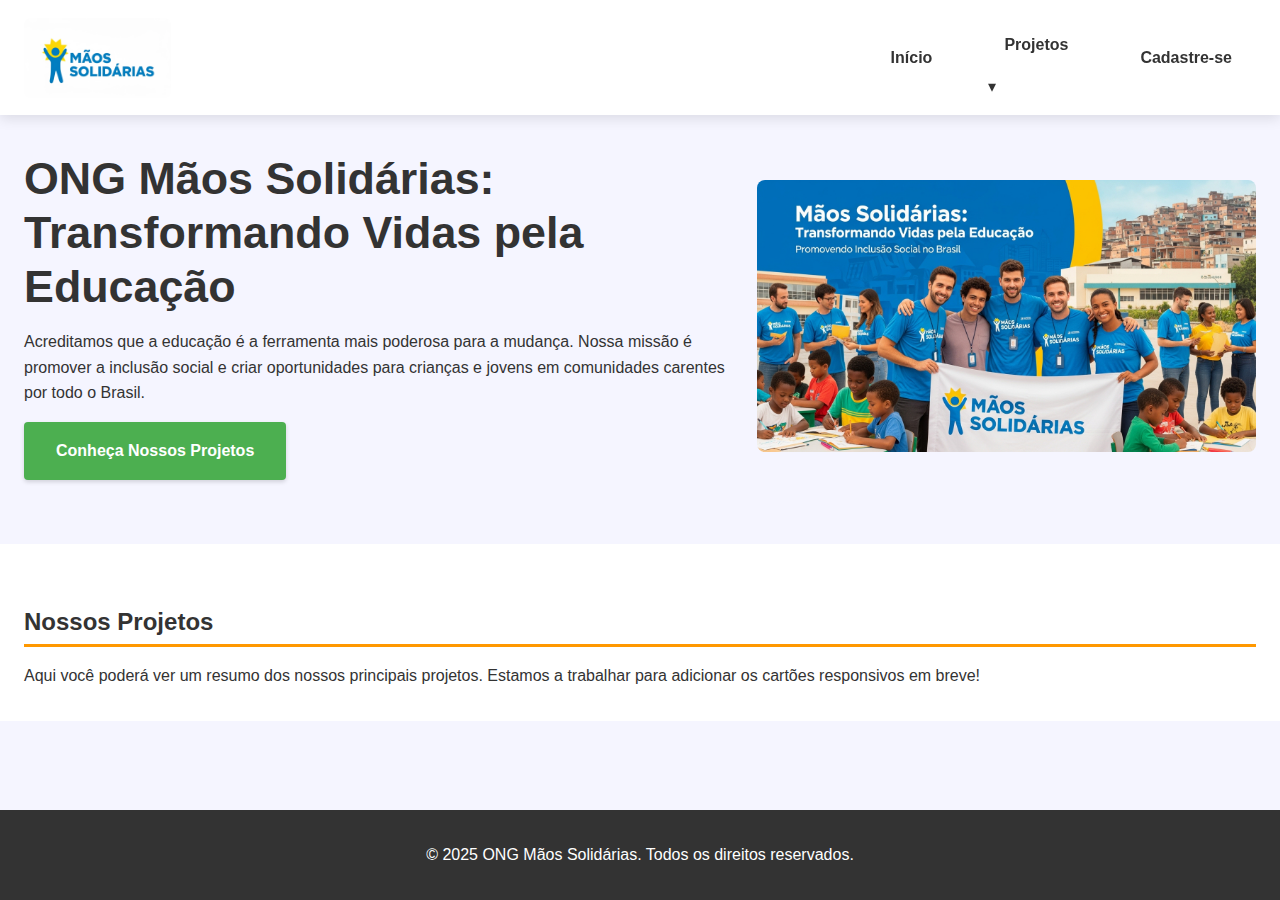
<file: Entrega IV/index.html>
<!DOCTYPE html>
<html lang="pt-br">
<head>
    <meta charset="UTF-8">
    <meta name="viewport" content="width=device-width, initial-scale=1.0">
    <title>Início | ONG Mãos Solidárias</title>
    <link rel="stylesheet" href="assets/css/styles.css">
</head>
<body>

    <header>
  <div class="container header-inner">
    <a href="index.html" class="logo" aria-label="Ir para o início">
      <img src="assets/img/logo.jpg" alt="Logo da ONG Mãos Solidárias">
    </a>

    <!-- Botão hambúrguer com ARIA -->
    <button id="menu-hamburguer" class="menu-hamburguer" aria-controls="nav-menu" aria-expanded="false" aria-label="Abrir menu principal">
      <span></span>
      <span></span>
      <span></span>
    </button>

    <!-- Navegação principal -->
    <nav id="nav-menu" class="nav" role="navigation" aria-label="Menu principal">
      <ul>
        <li><a href="index.html">Início</a></li>

        <!-- Item com submenu (dropdown) -->
        <li class="nav-item dropdown" aria-haspopup="true">
          <a href="projetos.html" class="drop-link" aria-expanded="false">Projetos</a>
          <button class="submenu-toggle" aria-haspopup="true" aria-expanded="false" aria-label="Abrir submenu Projetos">▾</button>
          <ul class="submenu" role="menu" aria-label="Submenu projetos">
            <button id="toggle-contrast" aria-label="Ativar modo alto contraste">🌓</button>
            <li role="none"><a role="menuitem" href="projetos.html#educacao">Educação</a></li>
            <li role="none"><a role="menuitem" href="projetos.html#saude">Saúde</a></li>
            <li role="none"><a role="menuitem" href="projetos.html#digital">Inclusão Digital</a></li>
          </ul>
        </li>

        <li><a href="cadastro.html">Cadastre-se</a></li>
      </ul>
    </nav>
  </div>
</header>


    <main>
        <section class="hero">
            <div class="container">
                <div class="grid">
                    <div class="col-7">
                        <h1>ONG Mãos Solidárias: Transformando Vidas pela Educação</h1>
                        <p>Acreditamos que a educação é a ferramenta mais poderosa para a mudança. Nossa missão é promover a inclusão social e criar oportunidades para crianças e jovens em comunidades carentes por todo o Brasil.</p>
                        <a href="projetos.html" class="button">Conheça Nossos Projetos</a>
                    </div>
                    <div class="col-5">
                        <img src="assets/img/heroi-index.jpeg" alt="Voluntários da ONG Mãos Solidárias sorrindo">
                    </div>
                </div>
            </div>
        </section>
        
        <section>
            <div class="container">
                <div class="grid">
                    <div class="col-12">
                        <h2>Nossos Projetos</h2>
                        <p>Aqui você poderá ver um resumo dos nossos principais projetos. Estamos a trabalhar para adicionar os cartões responsivos em breve!</p>
                    </div>
                </div>
            </div>
        </section>
    </main>

    <footer>
        <div class="container">
            <p>&copy; 2025 ONG Mãos Solidárias. Todos os direitos reservados.</p>
        </div>
    </footer>
    
    <script type="module" src="assets/js/main.js"></script>
</body>
</html>
</file>
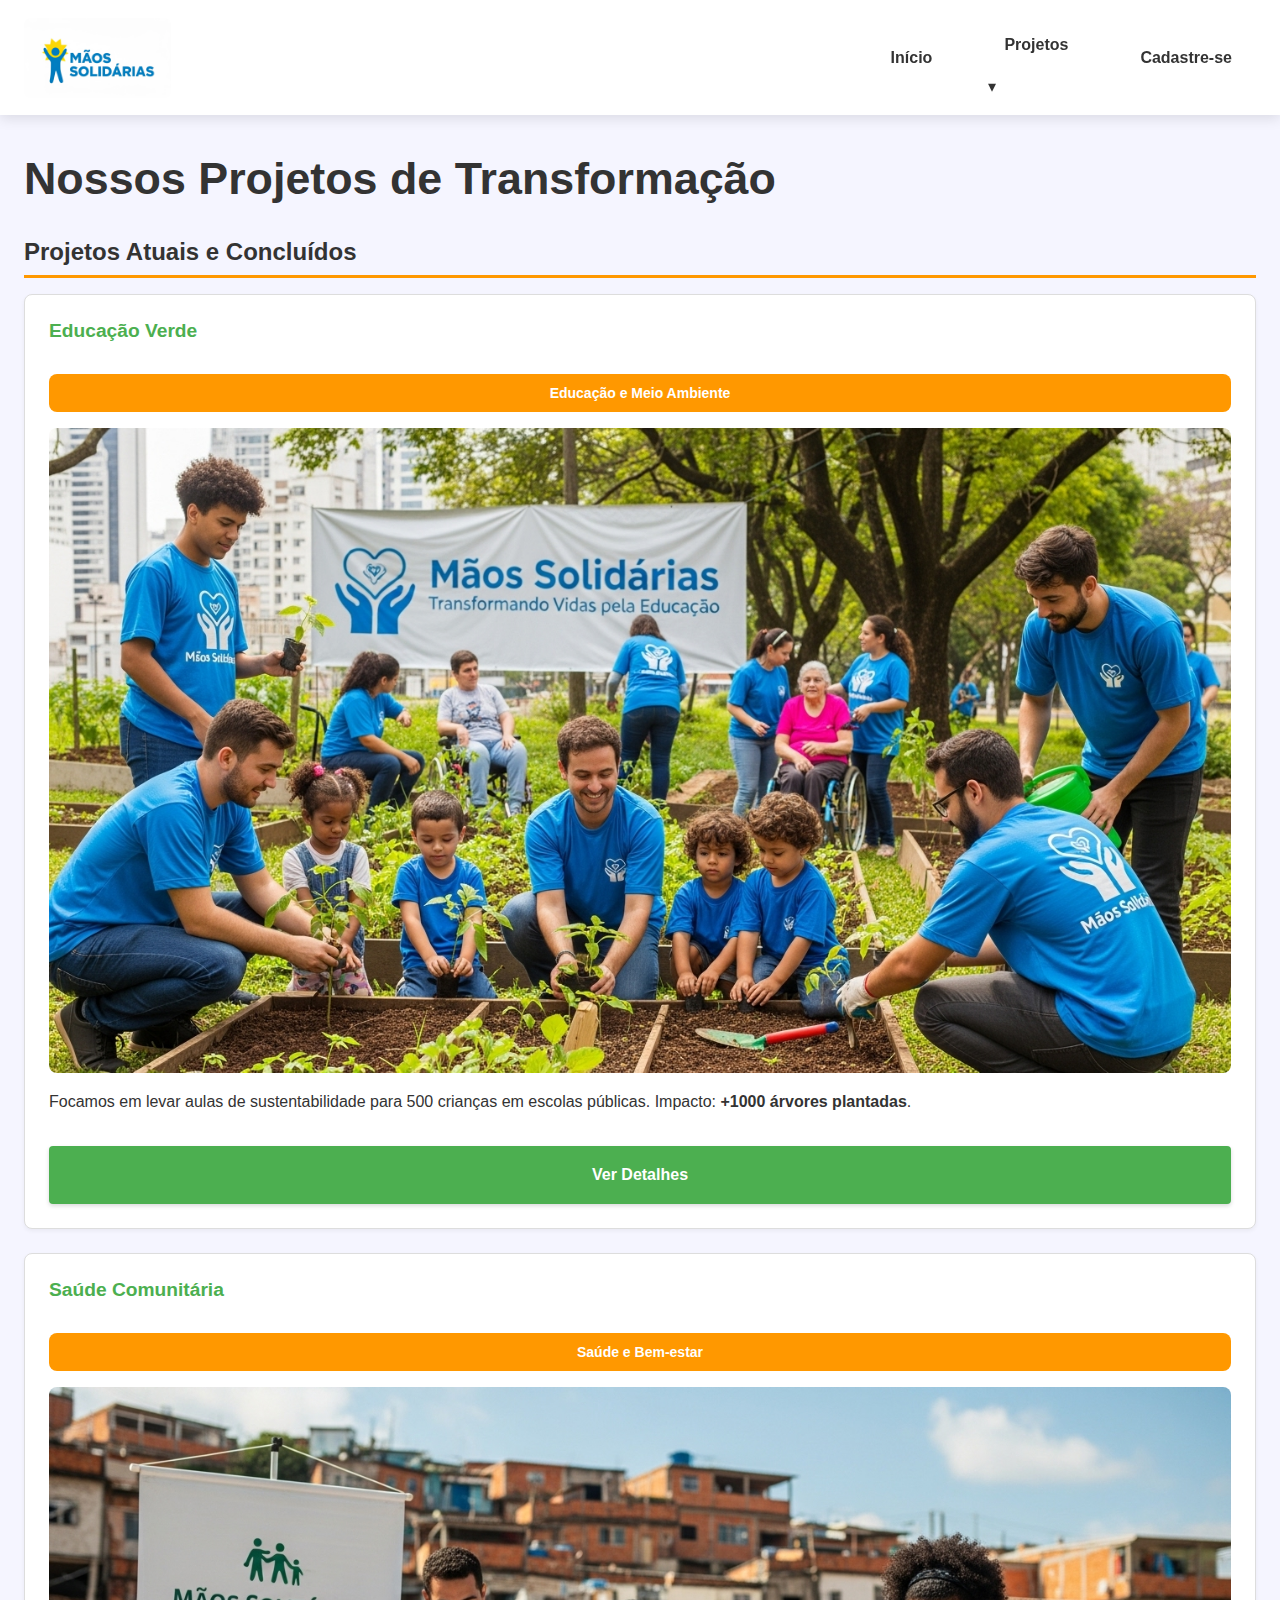
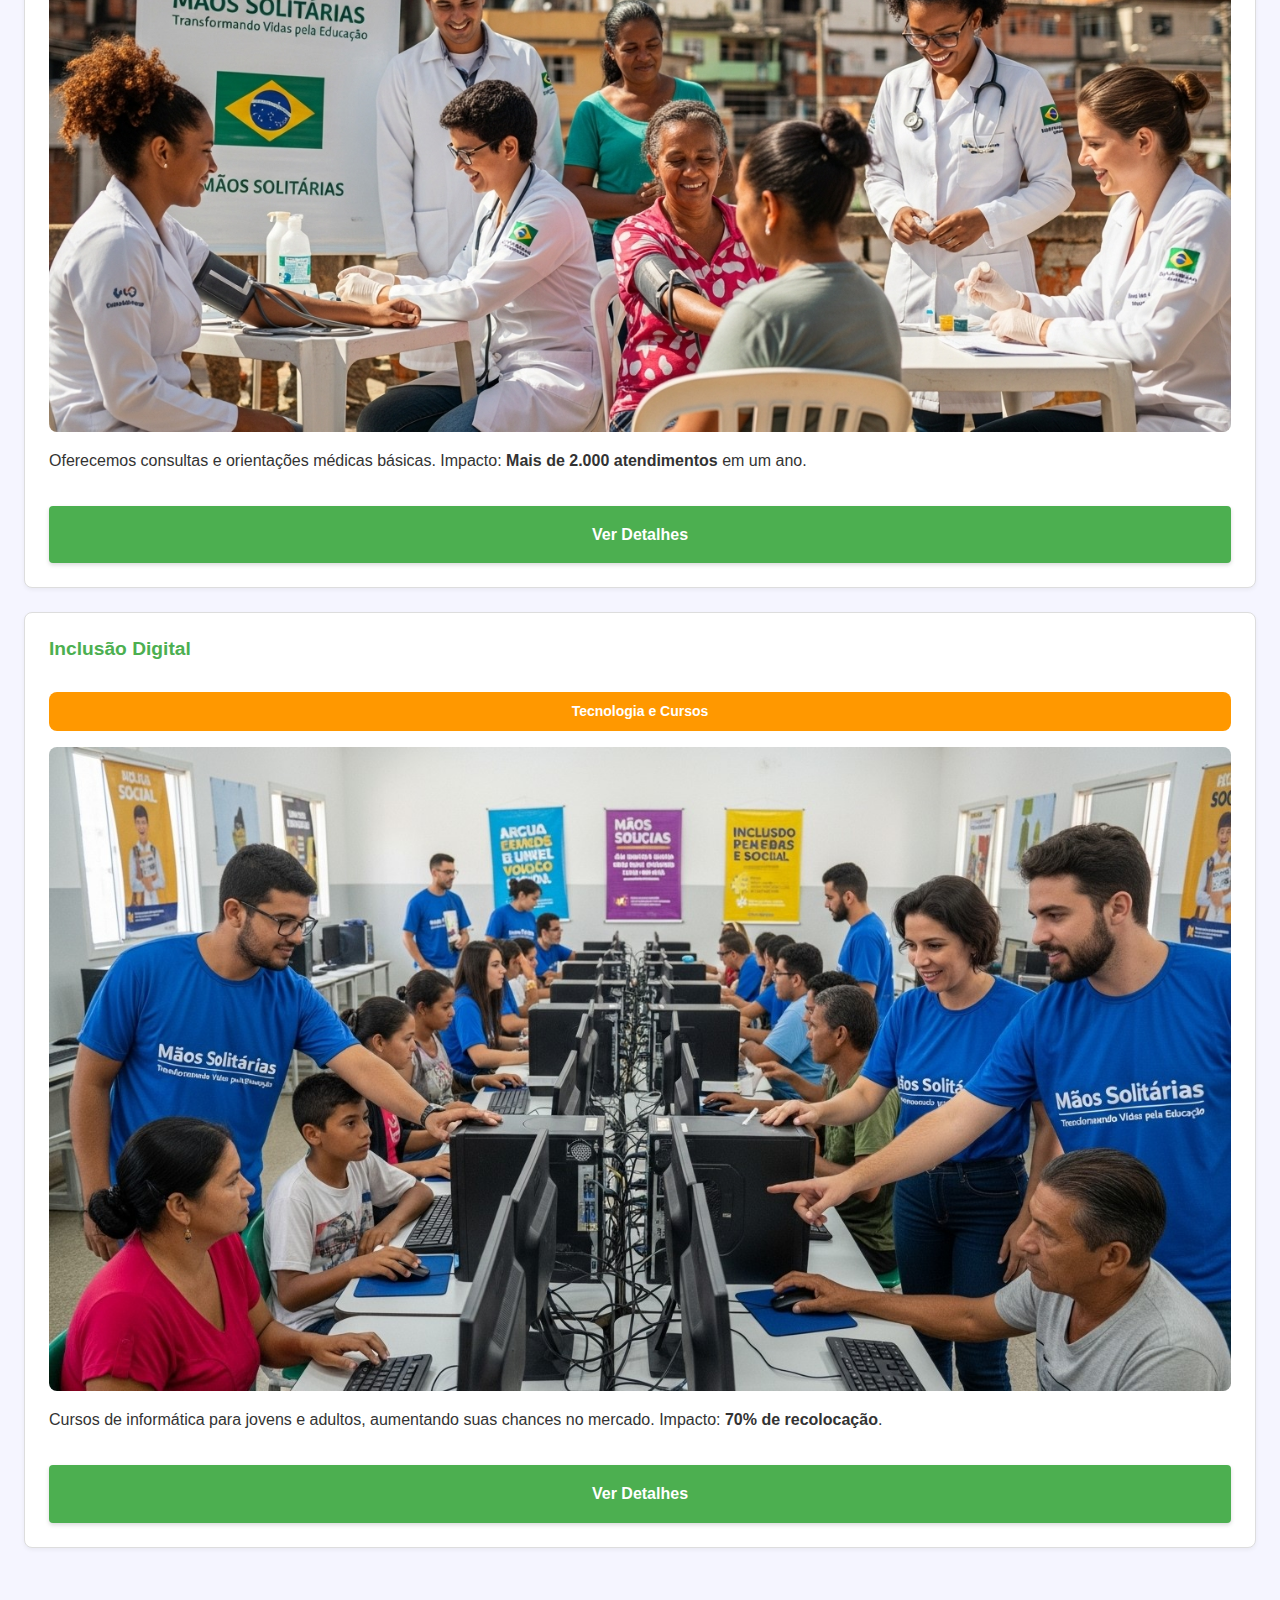
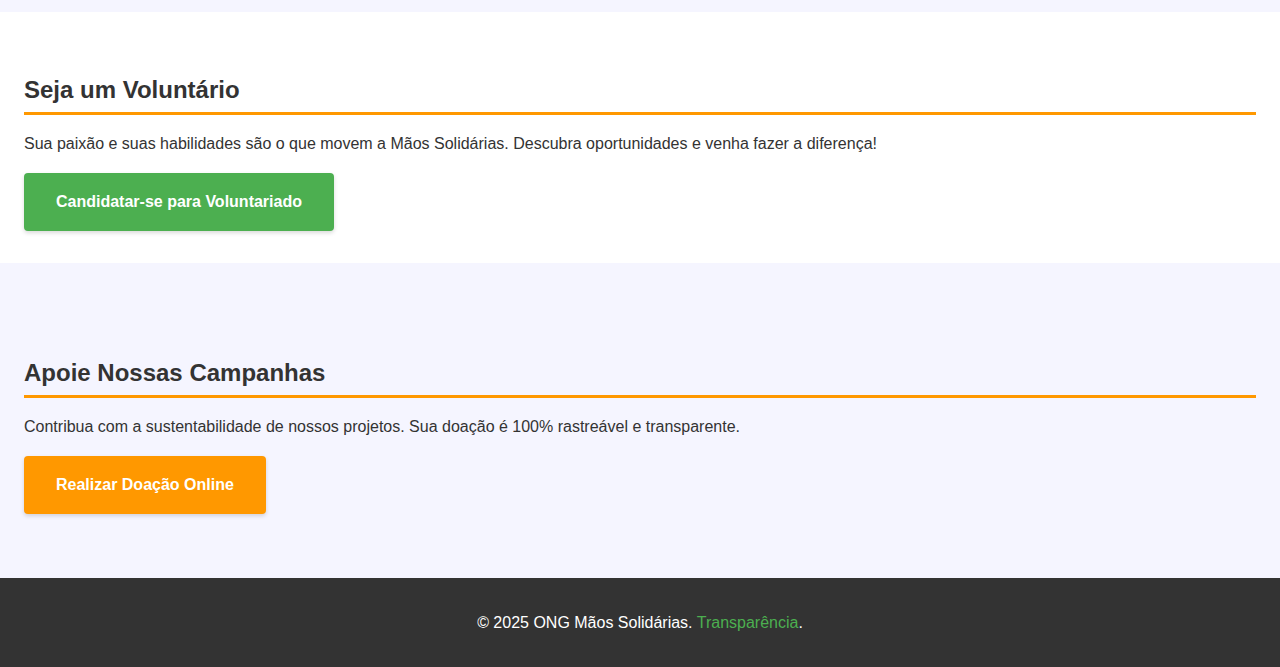
<file: Entrega IV/projetos.html>
<!DOCTYPE html>
<html lang="pt-br">
<head>
    <meta charset="UTF-8">
    <meta name="viewport" content="width=device-width, initial-scale=1.0">
    <title>Projetos | ONG Mãos Solidárias</title>
    <link rel="stylesheet" href="assets/css/styles.css">
</head>
<body>

    <header>
  <div class="container header-inner">
    <a href="index.html" class="logo" aria-label="Ir para o início">
      <img src="assets/img/logo.jpg" alt="Logo da ONG Mãos Solidárias">
    </a>

    <!-- Botão hambúrguer com ARIA -->
    <button id="menu-hamburguer" class="menu-hamburguer" aria-controls="nav-menu" aria-expanded="false" aria-label="Abrir menu principal">
      <span></span>
      <span></span>
      <span></span>
    </button>

    <!-- Navegação principal -->
    <nav id="nav-menu" class="nav" role="navigation" aria-label="Menu principal">
      <ul>
        <li><a href="index.html">Início</a></li>

        <!-- Item com submenu (dropdown) -->
        <li class="nav-item dropdown" aria-haspopup="true">
          <a href="projetos.html" class="drop-link" aria-expanded="false">Projetos</a>
          <button class="submenu-toggle" aria-haspopup="true" aria-expanded="false" aria-label="Abrir submenu Projetos">▾</button>
          <ul class="submenu" role="menu" aria-label="Submenu projetos">
            <li role="none"><a role="menuitem" href="projetos.html#educacao">Educação</a></li>
            <li role="none"><a role="menuitem" href="projetos.html#saude">Saúde</a></li>
            <li role="none"><a role="menuitem" href="projetos.html#digital">Inclusão Digital</a></li>
          </ul>
        </li>

        <li><a href="cadastro.html">Cadastre-se</a></li>
      </ul>
    </nav>
  </div>
</header>


    <main>
        <section>
            <div class="container">
                <h1>Nossos Projetos de Transformação</h1>
                <h2>Projetos Atuais e Concluídos</h2>
                
                <div class="project-grid">

                    <article class="project-card">
                        <h3>Educação Verde</h3>
                        <p class="tag">Educação e Meio Ambiente</p>
                        <img src="assets/img/projeto-educacao.jpeg" alt="Crianças plantando mudas">
                        <p>Focamos em levar aulas de sustentabilidade para 500 crianças em escolas públicas. Impacto: <strong>+1000 árvores plantadas</strong>.</p>
                        <a href="#" class="button">Ver Detalhes</a>
                    </article>

                    <article class="project-card">
                        <h3>Saúde Comunitária</h3>
                        <p class="tag">Saúde e Bem-estar</p>
                        <img src="assets/img/projeto-saude.jpeg" alt="Voluntários em atendimento médico">
                        <p>Oferecemos consultas e orientações médicas básicas. Impacto: <strong>Mais de 2.000 atendimentos</strong> em um ano.</p>
                        <a href="#" class="button">Ver Detalhes</a>
                    </article>

                    <article class="project-card">
                        <h3>Inclusão Digital</h3>
                        <p class="tag">Tecnologia e Cursos</p>
                        <img src="assets/img/projeto-digital.jpg" alt="Pessoa aprendendo a usar um computador">
                        <p>Cursos de informática para jovens e adultos, aumentando suas chances no mercado. Impacto: <strong>70% de recolocação</strong>.</p>
                        <a href="#" class="button">Ver Detalhes</a>
                    </article>
                    
                </div>
            </div>
        </section>

        <section>
            <div class="container">
                <h2>Seja um Voluntário</h2>
                <p>Sua paixão e suas habilidades são o que movem a Mãos Solidárias. Descubra oportunidades e venha fazer a diferença!</p>
                <a href="cadastro.html" class="button">Candidatar-se para Voluntariado</a>
            </div>
        </section>

        <section>
            <div class="container">
                <h2>Apoie Nossas Campanhas</h2>
                <p>Contribua com a sustentabilidade de nossos projetos. Sua doação é 100% rastreável e transparente.</p>
                <a href="#" class="button button-secondary">Realizar Doação Online</a>
            </div>
        </section>

    </main>

    <footer>
        <div class="container">
            <p>&copy; 2025 ONG Mãos Solidárias. <a href="#">Transparência</a>.</p>
        </div>
    </footer>
    
    <script src="assets/js/script.js"></script>
</body>
</html>
</file>
<file: Entrega IV/assets/css/styles.css>
/* ------------------------------------------- */
/* 1. SISTEMA DE DESIGN E RESET BÁSICO         */
/* ------------------------------------------- */
:root {
    /* -- PALETA DE CORES -- */
    --cor-primaria: #4CAF50;
    --cor-primaria-escura: #388E3C;
    --cor-secundaria: #FF9800;
    --cor-secundaria-escura: #F57C00;
    --cor-fundo: #F5F5FF;
    --cor-superficie: #FFFFFF;
    --cor-texto-principal: #333333;
    --cor-texto-claro: #FFFFFF;
    --cor-primaria-rgb: 76, 175, 80;

    /* -- TIPOGRAFIA -- */
    --fonte-principal: 'Arial', sans-serif;
    --fonte-tamanho-xxg: 2.8rem;
    --fonte-tamanho-xg: 2rem;
    --fonte-tamanho-g: 1.5rem;
    --fonte-tamanho-m: 1rem;
    --fonte-tamanho-p: 0.875rem;

    /* -- ESPAÇAMENTO -- */
    --espacamento-xs: 0.5rem;
    --espacamento-s: 1rem;
    --espacamento-m: 1.5rem;
    --espacamento-l: 2rem;
    --espacamento-xl: 3rem;
    --espacamento-xxl: 4rem;

    /* -- OUTROS -- */
    --sombra: 0 4px 12px rgba(0, 0, 0, 0.1);
    --raio-borda: 8px;
    --transicao-padrao: all 0.3s ease;
}

/* --- RESET BÁSICO --- */
* {
    box-sizing: border-box;
    margin: 0;
    padding: 0;
}

body {
    font-family: var(--fonte-principal);
    line-height: 1.6;
    color: var(--cor-texto-principal);
    background-color: var(--cor-fundo);
    display: grid;
    grid-template-areas: "header" "main" "footer";
    grid-template-rows: auto 1fr auto;
    min-height: 100vh;
}

/* ------------------------------------------- */
/* 2. TIPOGRAFIA E ELEMENTOS GERAIS            */
/* ------------------------------------------- */
h1, h2, h3 {
    line-height: 1.2;
    margin-bottom: var(--espacamento-s);
}
h1 { font-size: var(--fonte-tamanho-xg); }
h2 {
    font-size: var(--fonte-tamanho-g);
    border-bottom: 3px solid var(--cor-secundaria);
    padding-bottom: var(--espacamento-xs);
    margin-top: var(--espacamento-l);
}
h3 { font-size: 1.2rem; }
a {
    color: var(--cor-primaria);
    text-decoration: none;
    transition: var(--transicao-padrao);
}
a:hover {
    color: var(--cor-secundaria);
}
img {
    max-width: 100%;
    height: auto;
    border-radius: var(--raio-borda);
    display: block;
    margin: 0;
}

/* ------------------------------------------- */
/* 3. HEADER E NAVEGAÇÃO (COM MENU RESPONSIVO) */
/* ------------------------------------------- */
header {
    grid-area: header;
    background-color: var(--cor-superficie);
    box-shadow: var(--sombra);
    position: fixed;
    top: 0;
    left: 0;
    width: 100%;
    z-index: 1000;
}
header .container {
    display: flex;
    justify-content: space-between;
    align-items: center;
    padding-top: var(--espacamento-s);
    padding-bottom: var(--espacamento-s);
}

.logo img {
  height: 80px !important;
  width: auto !important;
}


.menu-hamburguer {
    display: none;
    flex-direction: column;
    justify-content: space-around;
    width: 30px;
    height: 25px;
    background: transparent;
    border: none;
    cursor: pointer;
    padding: 0;
    z-index: 1100;
}
.menu-hamburguer span {
    width: 30px;
    height: 3px;
    background-color: var(--cor-texto-principal);
    border-radius: 5px;
    transition: all 0.3s linear;
    position: relative;
    transform-origin: 1px;
}
.menu-hamburguer.ativo span:nth-child(1) { transform: rotate(45deg); }
.menu-hamburguer.ativo span:nth-child(2) { opacity: 0; transform: translateX(20px); }
.menu-hamburguer.ativo span:nth-child(3) { transform: rotate(-45deg); }
nav ul {
    list-style: none;
    display: flex;
    gap: var(--espacamento-m);
}
nav a {
    color: var(--cor-texto-principal);
    padding: var(--espacamento-s) var(--espacamento-m);
    display: block;
    font-weight: bold;
    border-radius: 4px;
    white-space: nowrap;
}
nav a:hover {
    color: var(--cor-texto-claro);
    background-color: var(--cor-secundaria);
}

/* ------------------------------------------- */
/* 4. LAYOUT PRINCIPAL E SEÇÕES                */
/* ------------------------------------------- */
main {
    grid-area: main;
    width: 100%;
    padding-top: calc(var(--espacamento-xxl) + 2.5rem); /* Ajustado para o header maior */
}
section {
    padding-top: var(--espacamento-l);
    padding-bottom: var(--espacamento-l);
    margin-bottom: var(--espacamento-l);
}
section:nth-child(even) {
    background-color: var(--cor-superficie);
}
.container {
    max-width: 1200px;
    margin-left: auto;
    margin-right: auto;
    padding-left: var(--espacamento-m);
    padding-right: var(--espacamento-m);
}
.grid {
    display: grid;
    grid-template-columns: repeat(12, 1fr);
    gap: var(--espacamento-m);
    align-items: center;
}
.col-1 { grid-column: span 1; } .col-2 { grid-column: span 2; } .col-3 { grid-column: span 3; } .col-4 { grid-column: span 4; } .col-5 { grid-column: span 5; } .col-6 { grid-column: span 6; } .col-7 { grid-column: span 7; } .col-8 { grid-column: span 8; } .col-9 { grid-column: span 9; } .col-10 { grid-column: span 10; } .col-11 { grid-column: span 11; } .col-12 { grid-column: span 12; }
.hero .grid img {
    width: 100%;
    height: 100%;
    object-fit: cover;
}

/* ------------------------------------------- */
/* 5. FOOTER (Rodapé)                          */
/* ------------------------------------------- */
footer {
    grid-area: footer;
    background-color: var(--cor-texto-principal);
    color: var(--cor-texto-claro);
    text-align: center;
    padding: var(--espacamento-l);
}
footer a {
    color: var(--cor-primaria);
}

/* ------------------------------------------- */
/* 6. COMPONENTES: PROJETOS                    */
/* ------------------------------------------- */
.project-grid {
    display: grid;
    gap: var(--espacamento-m);
    grid-template-columns: 1fr;
}
.project-card {
    background-color: var(--cor-superficie);
    border: 1px solid #DDD;
    padding: var(--espacamento-m);
    border-radius: var(--raio-borda);
    transition: var(--transicao-padrao);
    box-shadow: 0 2px 4px rgba(0,0,0,0.05);
    display: flex;
    flex-direction: column;
    gap: var(--espacamento-s);
}
.project-card:hover {
    transform: translateY(-5px);
    box-shadow: 0px 8px 24px rgba(var(--cor-primaria-rgb), 0.3);
}
.project-card h3 {
    color: var(--cor-primaria);
}
.tag {
    display: inline-block;
    background-color: var(--cor-secundaria);
    color: var(--cor-texto-claro);
    padding: var(--espacamento-xs) var(--espacamento-m);
    border-radius: var(--raio-borda);
    font-size: var(--fonte-tamanho-p);
    font-weight: bold;
    text-align: center;
}

/* ------------------------------------------- */
/* 7. COMPONENTES: FORMULÁRIO                  */
/* ------------------------------------------- */
form { display: flex; flex-direction: column; }
fieldset { border: 1px solid #CCC; border-radius: var(--raio-borda); padding: var(--espacamento-m); margin-bottom: var(--espacamento-m); }
legend { padding: 0 var(--espacamento-xs); font-weight: bold; color: var(--cor-primaria); font-size: 1.1em; }
label { display: block; margin-top: var(--espacamento-s); font-weight: bold; }
input[type="text"], input[type="email"], input[type="date"], input[type="tel"], select { width: 100%; padding: var(--espacamento-s); margin-top: var(--espacamento-xs); margin-bottom: var(--espacamento-s); border: 1px solid #CCC; border-radius: 4px; font-size: var(--fonte-tamanho-m); }

/* ------------------------------------------- */
/* 8. COMPONENTES: BOTÕES                      */
/* ------------------------------------------- */
.button, button[type="submit"] { display: inline-block; padding: var(--espacamento-s) var(--espacamento-l); margin-top: var(--espacamento-s); border-radius: 4px; font-weight: bold; text-align: center; transition: var(--transicao-padrao); border: none; cursor: pointer; font-size: var(--fonte-tamanho-m); }
.button, .button-primary, button[type="submit"] {
    background-color: var(--cor-primaria);
    color: var(--cor-texto-claro) !important;
    box-shadow: 0 2px 4px rgba(0,0,0,0.15);
}
.button:hover, .button-primary:hover, button[type="submit"]:hover {
    background-color: var(--cor-primaria-escura);
    transform: translateY(-3px);
    box-shadow: 0 6px 16px rgba(0,0,0,0.2);
}
.button:active, .button-primary:active, button[type="submit"]:active {
    transform: translateY(0);
    box-shadow: 0 2px 4px rgba(0,0,0,0.15);
}
.button-secondary {
    background-color: var(--cor-secundaria);
    color: var(--cor-texto-claro) !important;
}
.button-secondary:hover {
    background-color: var(--cor-secundaria-escura);
}

/* ------------------------------------------- */
/* 9+. RESPONSIVIDADE AVANÇADA E DROPDOWN      */
/* ------------------------------------------- */

/* Ajustes base para submenu - desktop */
nav { position: relative; }
.nav ul { display:flex; gap: var(--espacamento-m); align-items:center; }
.nav .dropdown { position: relative; }
.nav .dropdown .submenu {
  display: none;
  position: absolute;
  top: 100%;
  left: 0;
  min-width: 220px;
  background: var(--cor-superficie);
  border-radius: 8px;
  box-shadow: 0 8px 20px rgba(0,0,0,0.12);
  padding: var(--espacamento-s) 0;
  z-index: 1500;
}
.nav .dropdown .submenu li { list-style: none; }
.nav .dropdown .submenu li a {
  display:block;
  padding: 0.6rem 1rem;
  color: var(--cor-texto-principal);
  font-weight: 600;
}
.nav .dropdown .submenu li a:hover, .nav .dropdown .submenu li a:focus {
  background: rgba(var(--cor-primaria-rgb), 0.06);
  color: var(--cor-primaria);
}

/* Mostrar submenu ao passar o mouse (desktop) */
@media (hover: hover) and (min-width: 992px) {
  .nav .dropdown:hover .submenu { display:block; }
  .submenu-toggle { display:none; } 
}

/* Estilos do botão de toggle do submenu (mobile) */
.submenu-toggle {
  background: transparent;
  border: none;
  font-size: 1rem;
  color: var(--cor-texto-principal);
  cursor: pointer;
  padding: 0 var(--espacamento-xs);
  display: inline-flex;
  align-items: center;
}
.submenu-toggle[aria-expanded="true"] { transform: rotate(180deg); }

/* Responsividade - Breakpoints definidos */
/* widescreen > 1200px (desktop grande) */
@media (min-width: 1201px) {
  .container { max-width: 1400px; }
  h1 { font-size: var(--fonte-tamanho-xxg); }
}

/* desktop médio até 1200px (notebooks grandes) */
@media (max-width: 1200px) and (min-width: 993px) {
  .container { max-width: 1100px; }
  .nav ul { gap: var(--espacamento-m); }
}

/* tablets / desktop pequeno até 992px */
@media (max-width: 992px) and (min-width: 769px) {
  .grid { gap: var(--espacamento-s); }
  .hero .grid { grid-template-columns: repeat(12, 1fr); }
  .project-grid { grid-template-columns: repeat(2, 1fr); }
  .nav ul { gap: var(--espacamento-s); }
}

/* mobile landscape até 768px */
@media (max-width: 768px) {
  .menu-hamburguer { display: flex; }
  .nav { position: fixed; top: 0; right: -100%; width: 75%; max-width: 360px; height: 100vh; background-color: var(--cor-superficie); box-shadow: -5px 0 15px rgba(0,0,0,0.12); transition: right 0.35s ease-in-out; padding-top: calc(var(--espacamento-xxl) + 1rem); }
  .nav.ativo { right: 0; }
  .nav ul { flex-direction: column; justify-content: flex-start; align-items: stretch; gap: var(--espacamento-s); padding: 0; }
  .nav .dropdown .submenu { position: static; box-shadow: none; padding-left: var(--espacamento-m); display: none; }
  .nav .dropdown .submenu[aria-hidden="false"], .nav .dropdown .submenu.ativo { display:block; }
  .project-grid { grid-template-columns: 1fr; }
}

/* mobile portrait menor (até 576px) */
@media (max-width: 576px) {
  .logo img { height: 60px; }
  header .container { padding-left: var(--espacamento-s); padding-right: var(--espacamento-s); }
  .menu-hamburguer { width: 28px; height: 22px; }
  .project-grid { gap: var(--espacamento-s); }
  .hero .grid { grid-template-columns: 1fr; }
}

/* validação visual */
input:valid, select:valid, textarea:valid {
  border-color: var(--cor-primaria);
  box-shadow: 0 0 0 3px rgba(var(--cor-primaria-rgb), 0.06);
}
input:invalid, select:invalid, textarea:invalid {
  border-color: #E53935;
  box-shadow: 0 0 0 3px rgba(229,57,53,0.06);
}

/* estilos para estados de foco acessíveis */
input:focus, select:focus, textarea:focus, .button:focus, button:focus {
  outline: 3px solid rgba(var(--cor-primaria-rgb), 0.12);
  outline-offset: 2px;
  box-shadow: 0 6px 18px rgba(0,0,0,0.08);
}

/* botões disabled */
button[disabled], .button[disabled], input[disabled] {
  opacity: 0.55;
  cursor: not-allowed;
  transform: none;
  box-shadow: none;
}
main { padding-top: calc(var(--espacamento-xxl) + 3.5rem); }

/* ====== MODAL DE SUCESSO ====== */
.modal {
  position: fixed;
  inset: 0;
  display: none;
  align-items: center;
  justify-content: center;
  background: rgba(0, 0, 0, 0.6);
  z-index: 9999;
}

.modal.ativo {
  display: flex;
  animation: fadeIn 0.3s ease forwards;
}

.modal-conteudo {
  background: #fff;
  color: #333;
  padding: 30px 40px;
  border-radius: 12px;
  text-align: center;
  box-shadow: 0 5px 15px rgba(0, 0, 0, 0.3);
}

@keyframes fadeIn {
  from { opacity: 0; transform: scale(0.95); }
  to { opacity: 1; transform: scale(1); }
}

/* Botão de formulário para melhor aparência */
form button {
  margin-top: 10px;
  padding: 10px 25px;
  border: none;
  background-color: #008c4a;
  color: #fff;
  font-size: 16px;
  border-radius: 5px;
  cursor: pointer;
  transition: background 0.2s ease;
}

form button:hover {
  background-color: #006d3a;
}
/* ===== ACESSIBILIDADE: FOCOS VISÍVEIS ===== */
.usuario-teclado a:focus,
.usuario-teclado button:focus,
.usuario-teclado input:focus,
.usuario-teclado select:focus {
  outline: 3px solid var(--cor-secundaria);
  outline-offset: 3px;
}
/* ===== ALTO CONTRASTE ===== */
body.alto-contraste {
  background-color: #000;
  color: #fff;
}
body.alto-contraste a,
body.alto-contraste button {
  background-color: #fff !important;
  color: #000 !important;
}
body.alto-contraste header,
body.alto-contraste footer {
  background-color: #111;
}
</file>
